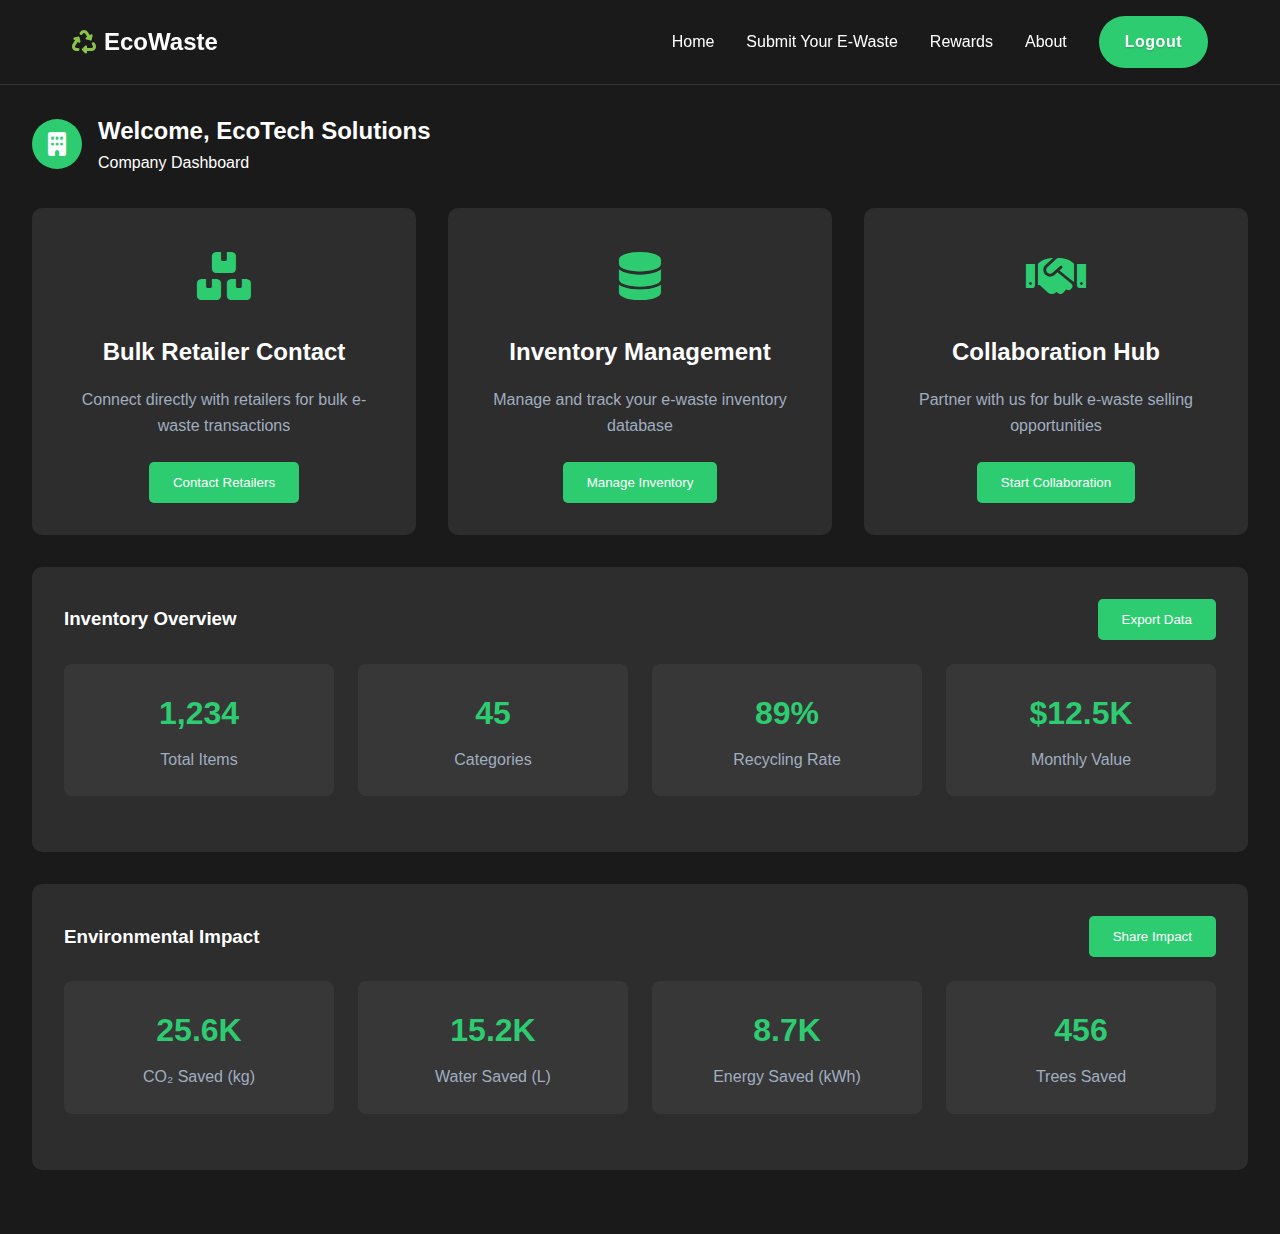
<file: dashboards/company-dashboard.html>
<!DOCTYPE html>
<html lang="en">
<head>
    <meta charset="UTF-8">
    <meta name="viewport" content="width=device-width, initial-scale=1.0">
    <title>EcoWaste - Company Dashboard</title>
    <link rel="stylesheet" href="https://cdnjs.cloudflare.com/ajax/libs/font-awesome/6.0.0/css/all.min.css">
    <link href="https://unpkg.com/aos@2.3.1/dist/aos.css" rel="stylesheet">
    <link rel="stylesheet" href="../css/corner-decorations.css">
    <link rel="stylesheet" href="../css/navigation.css">
    <style>
        :root {
            --primary-color: #2ecc71;
            --secondary-color: #27ae60;
            --dark-color: #2c3e50;
            --light-color: #ecf0f1;
            --bg-dark: #1a1a1a;
            --card-dark: #2d2d2d;
            --text-light: #ffffff;
            --text-gray: #a0aec0;
            --transition: all 0.3s ease;
        }

        * {
            margin: 0;
            padding: 0;
            box-sizing: border-box;
            font-family: 'Segoe UI', Tahoma, Geneva, Verdana, sans-serif;
        }

        body {
            line-height: 1.6;
            color: var(--text-light);
            background: var(--bg-dark);
        }

        .dashboard-container {
            margin-top: 80px;
            padding: 2rem;
            max-width: 1400px;
            margin-left: auto;
            margin-right: auto;
        }

        .dashboard-header {
            display: flex;
            justify-content: space-between;
            align-items: center;
            margin-bottom: 2rem;
        }

        .user-info {
            display: flex;
            align-items: center;
            gap: 1rem;
        }

        .user-avatar {
            width: 50px;
            height: 50px;
            border-radius: 50%;
            background: var(--primary-color);
            display: flex;
            align-items: center;
            justify-content: center;
            font-size: 1.5rem;
            color: white;
        }

        .options-grid {
            display: grid;
            grid-template-columns: repeat(3, 1fr);
            gap: 2rem;
            margin-bottom: 2rem;
        }

        .option-card {
            background: var(--card-dark);
            padding: 2rem;
            border-radius: 10px;
            text-align: center;
            transition: var(--transition);
        }

        .option-card:hover {
            transform: translateY(-5px);
            box-shadow: 0 6px 12px rgba(0, 0, 0, 0.15);
        }

        .option-icon {
            font-size: 3rem;
            color: var(--primary-color);
            margin-bottom: 1rem;
        }

        .option-title {
            font-size: 1.5rem;
            margin-bottom: 1rem;
            color: var(--text-light);
        }

        .option-description {
            color: var(--text-gray);
            margin-bottom: 1.5rem;
        }

        .action-btn {
            display: inline-block;
            padding: 0.8rem 1.5rem;
            background: var(--primary-color);
            color: white;
            border: none;
            border-radius: 5px;
            cursor: pointer;
            transition: var(--transition);
            text-decoration: none;
        }

        .action-btn:hover {
            background: var(--secondary-color);
            transform: translateY(-2px);
        }

        .inventory-section,
        .impact-section {
            background: var(--card-dark);
            padding: 2rem;
            border-radius: 10px;
            margin-bottom: 2rem;
        }

        .section-header {
            display: flex;
            justify-content: space-between;
            align-items: center;
            margin-bottom: 1.5rem;
        }

        .stats-grid {
            display: grid;
            grid-template-columns: repeat(4, 1fr);
            gap: 1.5rem;
            margin-bottom: 1.5rem;
        }

        .stat-card {
            background: rgba(255, 255, 255, 0.05);
            padding: 1.5rem;
            border-radius: 8px;
            text-align: center;
        }

        .stat-value {
            font-size: 2rem;
            font-weight: bold;
            color: var(--primary-color);
            margin-bottom: 0.5rem;
        }

        .stat-label {
            color: var(--text-gray);
        }

        .modal {
            display: none;
            position: fixed;
            top: 0;
            left: 0;
            width: 100%;
            height: 100%;
            background: rgba(0, 0, 0, 0.8);
            z-index: 1000;
            justify-content: center;
            align-items: center;
        }

        .modal-content {
            background: var(--card-dark);
            padding: 2rem;
            border-radius: 10px;
            width: 90%;
            max-width: 600px;
        }

        .modal-header {
            display: flex;
            justify-content: space-between;
            align-items: center;
            margin-bottom: 1.5rem;
        }

        .close-modal {
            background: none;
            border: none;
            color: var(--text-gray);
            font-size: 1.5rem;
            cursor: pointer;
        }

        .form-group {
            margin-bottom: 1.5rem;
        }

        .form-group label {
            display: block;
            margin-bottom: 0.5rem;
            color: var(--text-gray);
        }

        .form-group input,
        .form-group textarea,
        .form-group select {
            width: 100%;
            padding: 0.8rem;
            border: 1px solid var(--text-gray);
            border-radius: 5px;
            background: var(--bg-dark);
            color: var(--text-light);
        }

        @media (max-width: 768px) {
            .dashboard-container {
                padding: 1rem;
            }

            .options-grid {
                grid-template-columns: 1fr;
            }

            .stats-grid {
                grid-template-columns: repeat(2, 1fr);
            }
        }
    </style>
</head>
<body>
    <!-- Navigation Bar -->
    <nav class="navbar">
        <div class="nav-content">
            <a href="../index.html" class="logo">
                <i class="fas fa-recycle"></i>
                EcoWaste
            </a>
            <div class="nav-links">
                <a href="../index.html">Home</a>
                <a href="../submit.html">Submit Your E-Waste</a>
                <a href="../rewards.html">Rewards</a>
                <a href="../about.html">About</a>
                <a href="#" class="login-btn">Logout</a>
            </div>
        </div>
    </nav>

    <div class="dashboard-container">
        <div class="dashboard-header">
            <div class="user-info">
                <div class="user-avatar">
                    <i class="fas fa-building"></i>
                </div>
                <div>
                    <h2>Welcome, <span id="companyName">EcoTech Solutions</span></h2>
                    <p>Company Dashboard</p>
                </div>
            </div>
        </div>

        <div class="options-grid">
            <div class="option-card">
                <div class="option-icon">
                    <i class="fas fa-boxes"></i>
                </div>
                <h3 class="option-title">Bulk Retailer Contact</h3>
                <p class="option-description">Connect directly with retailers for bulk e-waste transactions</p>
                <button class="action-btn" onclick="showRetailerModal()">Contact Retailers</button>
            </div>

            <div class="option-card">
                <div class="option-icon">
                    <i class="fas fa-database"></i>
                </div>
                <h3 class="option-title">Inventory Management</h3>
                <p class="option-description">Manage and track your e-waste inventory database</p>
                <button class="action-btn" onclick="showInventoryModal()">Manage Inventory</button>
            </div>

            <div class="option-card">
                <div class="option-icon">
                    <i class="fas fa-handshake"></i>
                </div>
                <h3 class="option-title">Collaboration Hub</h3>
                <p class="option-description">Partner with us for bulk e-waste selling opportunities</p>
                <button class="action-btn" onclick="showCollabModal()">Start Collaboration</button>
            </div>
        </div>

        <div class="inventory-section">
            <div class="section-header">
                <h3>Inventory Overview</h3>
                <button class="action-btn" onclick="exportInventory()">Export Data</button>
            </div>
            <div class="stats-grid">
                <div class="stat-card">
                    <div class="stat-value">1,234</div>
                    <div class="stat-label">Total Items</div>
                </div>
                <div class="stat-card">
                    <div class="stat-value">45</div>
                    <div class="stat-label">Categories</div>
                </div>
                <div class="stat-card">
                    <div class="stat-value">89%</div>
                    <div class="stat-label">Recycling Rate</div>
                </div>
                <div class="stat-card">
                    <div class="stat-value">$12.5K</div>
                    <div class="stat-label">Monthly Value</div>
                </div>
            </div>
        </div>

        <div class="impact-section">
            <div class="section-header">
                <h3>Environmental Impact</h3>
                <button class="action-btn" onclick="shareImpact()">Share Impact</button>
            </div>
            <div class="stats-grid">
                <div class="stat-card">
                    <div class="stat-value">25.6K</div>
                    <div class="stat-label">CO₂ Saved (kg)</div>
                </div>
                <div class="stat-card">
                    <div class="stat-value">15.2K</div>
                    <div class="stat-label">Water Saved (L)</div>
                </div>
                <div class="stat-card">
                    <div class="stat-value">8.7K</div>
                    <div class="stat-label">Energy Saved (kWh)</div>
                </div>
                <div class="stat-card">
                    <div class="stat-value">456</div>
                    <div class="stat-label">Trees Saved</div>
                </div>
            </div>
        </div>
    </div>

    <!-- Modals -->
    <div id="retailerModal" class="modal">
        <div class="modal-content">
            <div class="modal-header">
                <h3>Contact Retailers</h3>
                <button class="close-modal" onclick="closeModal('retailerModal')">&times;</button>
            </div>
            <form onsubmit="submitRetailerContact(event)">
                <div class="form-group">
                    <label for="productType">Product Type</label>
                    <select id="productType" required>
                        <option value="">Select Product Type</option>
                        <option value="electronics">Electronics</option>
                        <option value="computers">Computers</option>
                        <option value="mobile">Mobile Devices</option>
                        <option value="appliances">Appliances</option>
                    </select>
                </div>
                <div class="form-group">
                    <label for="quantity">Quantity Required</label>
                    <input type="number" id="quantity" min="1" required>
                </div>
                <div class="form-group">
                    <label for="timeline">Preferred Timeline</label>
                    <input type="date" id="timeline" required>
                </div>
                <div class="form-group">
                    <label for="additionalDetails">Additional Details</label>
                    <textarea id="additionalDetails" rows="4"></textarea>
                </div>
                <button type="submit" class="action-btn">Send Request</button>
            </form>
        </div>
    </div>

    <div id="inventoryModal" class="modal">
        <div class="modal-content">
            <div class="modal-header">
                <h3>Inventory Management</h3>
                <button class="close-modal" onclick="closeModal('inventoryModal')">&times;</button>
            </div>
            <form onsubmit="submitInventoryUpdate(event)">
                <div class="form-group">
                    <label for="category">Category</label>
                    <select id="category" required>
                        <option value="">Select Category</option>
                        <option value="electronics">Electronics</option>
                        <option value="computers">Computers</option>
                        <option value="mobile">Mobile Devices</option>
                        <option value="appliances">Appliances</option>
                    </select>
                </div>
                <div class="form-group">
                    <label for="itemName">Item Name</label>
                    <input type="text" id="itemName" required>
                </div>
                <div class="form-group">
                    <label for="currentStock">Current Stock</label>
                    <input type="number" id="currentStock" min="0" required>
                </div>
                <div class="form-group">
                    <label for="reorderPoint">Reorder Point</label>
                    <input type="number" id="reorderPoint" min="0" required>
                </div>
                <button type="submit" class="action-btn">Update Inventory</button>
            </form>
        </div>
    </div>

    <div id="collabModal" class="modal">
        <div class="modal-content">
            <div class="modal-header">
                <h3>Start Collaboration</h3>
                <button class="close-modal" onclick="closeModal('collabModal')">&times;</button>
            </div>
            <form onsubmit="submitCollabRequest(event)">
                <div class="form-group">
                    <label for="companyDetails">Company Details</label>
                    <textarea id="companyDetails" rows="4" required></textarea>
                </div>
                <div class="form-group">
                    <label for="collabType">Collaboration Type</label>
                    <select id="collabType" required>
                        <option value="">Select Type</option>
                        <option value="bulk-selling">Bulk Selling</option>
                        <option value="recycling">Recycling Partnership</option>
                        <option value="distribution">Distribution Network</option>
                    </select>
                </div>
                <div class="form-group">
                    <label for="proposedTerms">Proposed Terms</label>
                    <textarea id="proposedTerms" rows="4" required></textarea>
                </div>
                <button type="submit" class="action-btn">Submit Proposal</button>
            </form>
        </div>
    </div>

    <script>
        function showRetailerModal() {
            document.getElementById('retailerModal').style.display = 'flex';
        }

        function showInventoryModal() {
            document.getElementById('inventoryModal').style.display = 'flex';
        }

        function showCollabModal() {
            document.getElementById('collabModal').style.display = 'flex';
        }

        function closeModal(modalId) {
            document.getElementById(modalId).style.display = 'none';
        }

        function submitRetailerContact(event) {
            event.preventDefault();
            // Implement retailer contact submission
            alert('Retailer contact request will be implemented here');
            closeModal('retailerModal');
        }

        function submitInventoryUpdate(event) {
            event.preventDefault();
            // Implement inventory update
            alert('Inventory update will be implemented here');
            closeModal('inventoryModal');
        }

        function submitCollabRequest(event) {
            event.preventDefault();
            // Implement collaboration request
            alert('Collaboration request will be implemented here');
            closeModal('collabModal');
        }

        function exportInventory() {
            // Implement inventory export
            alert('Inventory export will be implemented here');
        }

        function shareImpact() {
            // Implement impact sharing
            alert('Impact sharing will be implemented here');
        }

        // Initialize AOS
        AOS.init();
    </script>
    <script src="https://unpkg.com/aos@2.3.1/dist/aos.js"></script>
</body>
</html>
</file>
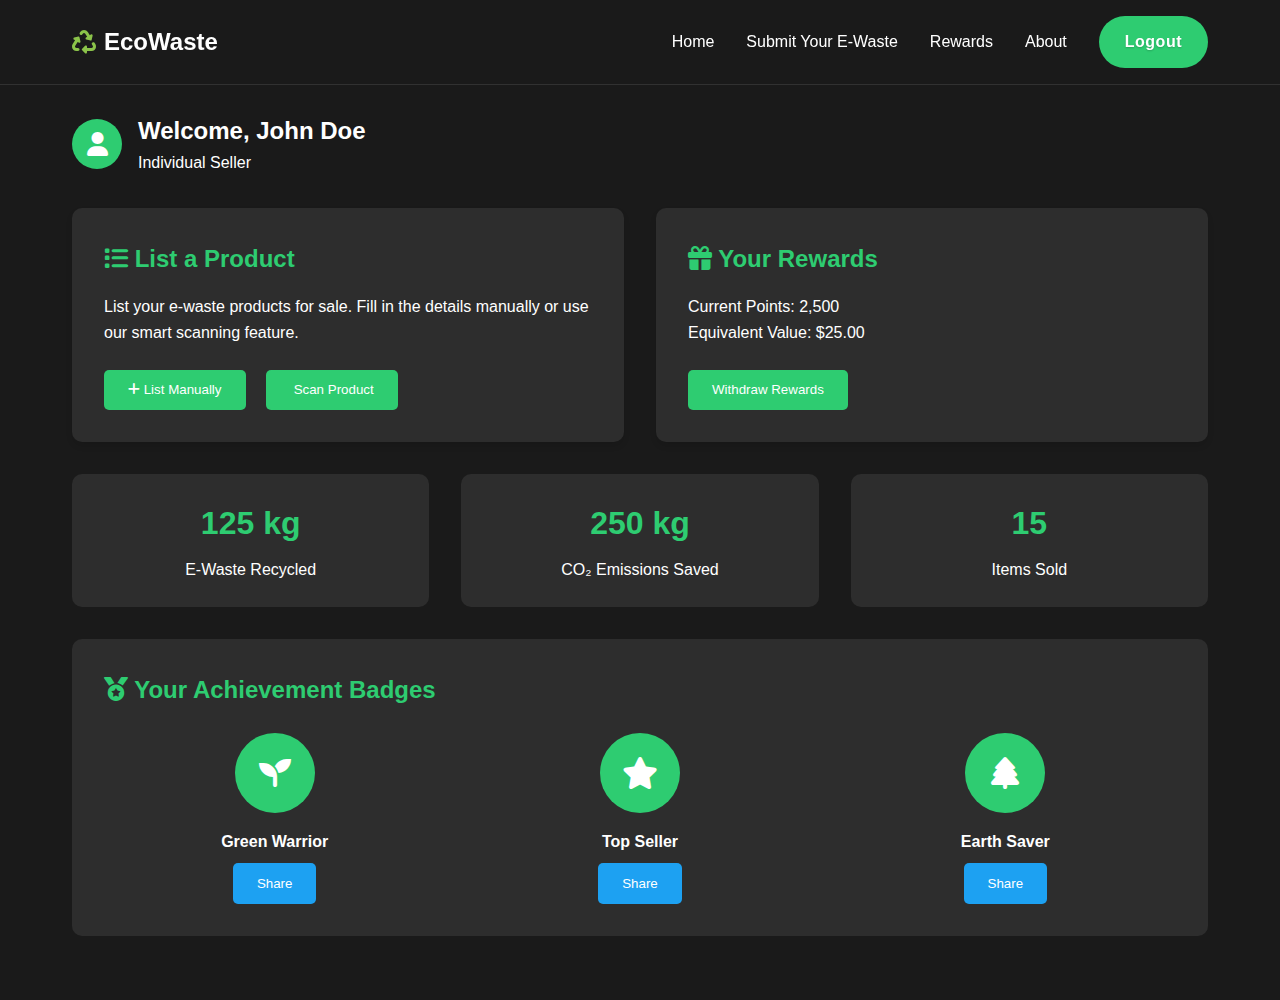
<file: dashboards/individual-dashboard.html>
<!DOCTYPE html>
<html lang="en">
<head>
    <meta charset="UTF-8">
    <meta name="viewport" content="width=device-width, initial-scale=1.0">
    <title>EcoWaste - Individual Dashboard</title>
    <link rel="stylesheet" href="https://cdnjs.cloudflare.com/ajax/libs/font-awesome/6.0.0/css/all.min.css">
    <link href="https://unpkg.com/aos@2.3.1/dist/aos.css" rel="stylesheet">
    <link rel="stylesheet" href="../css/corner-decorations.css">
    <link rel="stylesheet" href="../css/navigation.css">
    <style>
        :root {
            --primary-color: #2ecc71;
            --secondary-color: #27ae60;
            --dark-color: #2c3e50;
            --light-color: #ecf0f1;
            --bg-dark: #1a1a1a;
            --card-dark: #2d2d2d;
            --text-light: #ffffff;
            --text-gray: #a0aec0;
            --transition: all 0.3s ease;
        }

        * {
            margin: 0;
            padding: 0;
            box-sizing: border-box;
            font-family: 'Segoe UI', Tahoma, Geneva, Verdana, sans-serif;
        }

        body {
            line-height: 1.6;
            color: var(--text-light);
            background: var(--bg-dark);
        }

        .dashboard-container {
            margin-top: 80px;
            padding: 2rem;
            max-width: 1200px;
            margin-left: auto;
            margin-right: auto;
        }

        .dashboard-header {
            display: flex;
            justify-content: space-between;
            align-items: center;
            margin-bottom: 2rem;
        }

        .user-info {
            display: flex;
            align-items: center;
            gap: 1rem;
        }

        .user-avatar {
            width: 50px;
            height: 50px;
            border-radius: 50%;
            background: var(--primary-color);
            display: flex;
            align-items: center;
            justify-content: center;
            font-size: 1.5rem;
            color: white;
        }

        .action-cards {
            display: grid;
            grid-template-columns: repeat(2, 1fr);
            gap: 2rem;
            margin-bottom: 2rem;
        }

        .card {
            background: var(--card-dark);
            padding: 2rem;
            border-radius: 10px;
            box-shadow: 0 4px 6px rgba(0, 0, 0, 0.1);
            transition: var(--transition);
        }

        .card:hover {
            transform: translateY(-5px);
            box-shadow: 0 6px 12px rgba(0, 0, 0, 0.15);
        }

        .card-title {
            font-size: 1.5rem;
            margin-bottom: 1rem;
            color: var(--primary-color);
        }

        .card-content {
            margin-bottom: 1.5rem;
        }

        .action-btn {
            display: inline-block;
            padding: 0.8rem 1.5rem;
            background: var(--primary-color);
            color: white;
            border: none;
            border-radius: 5px;
            cursor: pointer;
            transition: var(--transition);
            text-decoration: none;
        }

        .action-btn:hover {
            background: var(--secondary-color);
            transform: translateY(-2px);
        }

        .stats-section {
            display: grid;
            grid-template-columns: repeat(3, 1fr);
            gap: 2rem;
            margin-bottom: 2rem;
        }

        .stat-card {
            background: var(--card-dark);
            padding: 1.5rem;
            border-radius: 10px;
            text-align: center;
        }

        .stat-value {
            font-size: 2rem;
            font-weight: bold;
            color: var(--primary-color);
            margin-bottom: 0.5rem;
        }

        .badges-section {
            background: var(--card-dark);
            padding: 2rem;
            border-radius: 10px;
            margin-bottom: 2rem;
        }

        .badges-grid {
            display: grid;
            grid-template-columns: repeat(auto-fit, minmax(120px, 1fr));
            gap: 1.5rem;
            margin-top: 1.5rem;
        }

        .badge-item {
            text-align: center;
        }

        .badge-icon {
            width: 80px;
            height: 80px;
            margin: 0 auto 1rem;
            background: var(--primary-color);
            border-radius: 50%;
            display: flex;
            align-items: center;
            justify-content: center;
            font-size: 2rem;
            color: white;
        }

        .share-btn {
            background: #1da1f2;
            margin-top: 0.5rem;
        }

        .share-btn:hover {
            background: #1991db;
        }

        .product-form {
            display: none;
            background: var(--card-dark);
            padding: 2rem;
            border-radius: 10px;
            margin-top: 2rem;
        }

        .form-group {
            margin-bottom: 1.5rem;
        }

        .form-group label {
            display: block;
            margin-bottom: 0.5rem;
            color: var(--text-gray);
        }

        .form-group input,
        .form-group textarea,
        .form-group select {
            width: 100%;
            padding: 0.8rem;
            border: 1px solid var(--text-gray);
            border-radius: 5px;
            background: var(--bg-dark);
            color: var(--text-light);
        }

        /* Add styles for the scanner modal */
        .scanner-modal {
            display: none;
            position: fixed;
            top: 0;
            left: 0;
            width: 100%;
            height: 100%;
            background: rgba(0, 0, 0, 0.8);
            z-index: 1000;
            justify-content: center;
            align-items: center;
        }

        .scanner-content {
            background: var(--bg-color);
            padding: 2rem;
            border-radius: 15px;
            width: 90%;
            max-width: 600px;
            text-align: center;
        }

        .scanner-preview {
            width: 100%;
            max-width: 400px;
            height: 300px;
            margin: 1rem auto;
            border: 2px dashed var(--primary-color);
            border-radius: 10px;
            display: flex;
            justify-content: center;
            align-items: center;
            position: relative;
            overflow: hidden;
        }

        .scanner-preview img {
            max-width: 100%;
            max-height: 100%;
            object-fit: contain;
        }

        .scanner-preview video {
            width: 100%;
            height: 100%;
            object-fit: cover;
        }

        .scanner-buttons {
            display: flex;
            gap: 1rem;
            justify-content: center;
            margin-top: 1rem;
        }

        .scan-result {
            margin-top: 1rem;
            padding: 1rem;
            border-radius: 10px;
            background: rgba(46, 204, 113, 0.1);
            display: none;
        }

        @media (max-width: 768px) {
            .action-cards,
            .stats-section {
                grid-template-columns: 1fr;
            }

            .dashboard-container {
                padding: 1rem;
            }
        }
    </style>
</head>
<body>
    <!-- Navigation Bar -->
    <nav class="navbar">
        <div class="nav-content">
            <a href="../index.html" class="logo">
                <i class="fas fa-recycle"></i>
                EcoWaste
            </a>
            <div class="nav-links">
                <a href="../index.html">Home</a>
                <a href="../submit.html">Submit Your E-Waste</a>
                <a href="../rewards.html">Rewards</a>
                <a href="../about.html">About</a>
                <a href="#" class="login-btn">Logout</a>
            </div>
        </div>
    </nav>

    <div class="dashboard-container">
        <div class="dashboard-header">
            <div class="user-info">
                <div class="user-avatar">
                    <i class="fas fa-user"></i>
                </div>
                <div>
                    <h2>Welcome, <span id="userName">John Doe</span></h2>
                    <p>Individual Seller</p>
                </div>
            </div>
        </div>

        <div class="action-cards">
            <div class="card">
                <h3 class="card-title"><i class="fas fa-list"></i> List a Product</h3>
                <div class="card-content">
                    <p>List your e-waste products for sale. Fill in the details manually or use our smart scanning feature.</p>
                </div>
                <button onclick="window.location.href='../submit.html'" class="action-btn">
                    <i class="fas fa-plus"></i> List Manually
                </button>
                <button class="action-btn" onclick="startScanning()" style="margin-left: 1rem;">
                    <i class="fas fa-qr-code"></i> Scan Product
                </button>
            </div>

            <div class="card">
                <h3 class="card-title"><i class="fas fa-gift"></i> Your Rewards</h3>
                <div class="card-content">
                    <p>Current Points: <span id="rewardPoints">2,500</span></p>
                    <p>Equivalent Value: $<span id="rewardValue">25.00</span></p>
                </div>
                <button class="action-btn" onclick="withdrawRewards()">Withdraw Rewards</button>
            </div>
        </div>

        <div class="stats-section">
            <div class="stat-card">
                <div class="stat-value">125 kg</div>
                <div class="stat-label">E-Waste Recycled</div>
            </div>
            <div class="stat-card">
                <div class="stat-value">250 kg</div>
                <div class="stat-label">CO₂ Emissions Saved</div>
            </div>
            <div class="stat-card">
                <div class="stat-value">15</div>
                <div class="stat-label">Items Sold</div>
            </div>
        </div>

        <div class="badges-section">
            <h3 class="card-title"><i class="fas fa-medal"></i> Your Achievement Badges</h3>
            <div class="badges-grid">
                <div class="badge-item">
                    <div class="badge-icon">
                        <i class="fas fa-seedling"></i>
                    </div>
                    <h4>Green Warrior</h4>
                    <button class="action-btn share-btn">Share</button>
                </div>
                <div class="badge-item">
                    <div class="badge-icon">
                        <i class="fas fa-star"></i>
                    </div>
                    <h4>Top Seller</h4>
                    <button class="action-btn share-btn">Share</button>
                </div>
                <div class="badge-item">
                    <div class="badge-icon">
                        <i class="fas fa-tree"></i>
                    </div>
                    <h4>Earth Saver</h4>
                    <button class="action-btn share-btn">Share</button>
                </div>
            </div>
        </div>

        <!-- Product Listing Form -->
        <div id="productForm" class="product-form">
            <h3 class="card-title">List Your Product</h3>
            <form onsubmit="submitProduct(event)">
                <div class="form-group">
                    <label for="productName">Product Name</label>
                    <input type="text" id="productName" required>
                </div>
                <div class="form-group">
                    <label for="category">Category</label>
                    <select id="category" required>
                        <option value="">Select Category</option>
                        <option value="electronics">Electronics</option>
                        <option value="appliances">Appliances</option>
                        <option value="computers">Computers</option>
                        <option value="mobile">Mobile Devices</option>
                    </select>
                </div>
                <div class="form-group">
                    <label for="condition">Condition</label>
                    <select id="condition" required>
                        <option value="">Select Condition</option>
                        <option value="new">Like New</option>
                        <option value="good">Good</option>
                        <option value="fair">Fair</option>
                        <option value="poor">Poor</option>
                    </select>
                </div>
                <div class="form-group">
                    <label for="price">Price (USD)</label>
                    <input type="number" id="price" min="0" step="0.01" required>
                </div>
                <div class="form-group">
                    <label for="description">Description</label>
                    <textarea id="description" rows="4" required></textarea>
                </div>
                <div class="form-group">
                    <label for="images">Product Images</label>
                    <input type="file" id="images" multiple accept="image/*">
                </div>
                <button type="submit" class="action-btn">Submit Listing</button>
            </form>
        </div>
    </div>

    <!-- Add scanner modal -->
    <div class="scanner-modal" id="scannerModal">
        <div class="scanner-content">
            <h2>Scan Your E-Waste</h2>
            <p>Take a photo or upload an image of your e-waste item</p>
            
            <div class="scanner-preview" id="scannerPreview">
                <video id="camera" autoplay playsinline style="display: none;"></video>
                <img id="previewImage" style="display: none;" alt="Preview">
                <div id="placeholder">
                    <i class="fas fa-camera fa-3x" style="color: var(--primary-color);"></i>
                </div>
            </div>

            <div class="scanner-buttons">
                <button class="action-btn" onclick="startCamera()">
                    <i class="fas fa-camera"></i> Use Camera
                </button>
                <input type="file" id="imageUpload" accept="image/*" style="display: none;">
                <button class="action-btn" onclick="document.getElementById('imageUpload').click()">
                    <i class="fas fa-upload"></i> Upload Image
                </button>
                <button class="action-btn" onclick="closeScannerModal()">
                    <i class="fas fa-times"></i> Close
                </button>
            </div>

            <div class="scan-result" id="scanResult">
                <h3>Scan Results</h3>
                <p id="resultText"></p>
                <button class="action-btn" onclick="useResults()">
                    <i class="fas fa-check"></i> Use These Details
                </button>
            </div>
        </div>
    </div>

    <script>
        let stream = null;

        function showScannerModal() {
            document.getElementById('scannerModal').style.display = 'flex';
        }

        function closeScannerModal() {
            document.getElementById('scannerModal').style.display = 'none';
            stopCamera();
            resetPreview();
        }

        async function startCamera() {
            try {
                stream = await navigator.mediaDevices.getUserMedia({ video: { facingMode: 'environment' } });
                const video = document.getElementById('camera');
                video.srcObject = stream;
                video.style.display = 'block';
                document.getElementById('previewImage').style.display = 'none';
                document.getElementById('placeholder').style.display = 'none';

                // Add capture button
                const captureBtn = document.createElement('button');
                captureBtn.className = 'action-btn';
                captureBtn.innerHTML = '<i class="fas fa-camera"></i> Capture';
                captureBtn.onclick = captureImage;
                document.querySelector('.scanner-buttons').prepend(captureBtn);
            } catch (err) {
                alert('Error accessing camera: ' + err.message);
            }
        }

        function stopCamera() {
            if (stream) {
                stream.getTracks().forEach(track => track.stop());
                stream = null;
            }
            document.getElementById('camera').style.display = 'none';
        }

        function captureImage() {
            const video = document.getElementById('camera');
            const canvas = document.createElement('canvas');
            canvas.width = video.videoWidth;
            canvas.height = video.videoHeight;
            canvas.getContext('2d').drawImage(video, 0, 0);
            
            // Display captured image
            const img = document.getElementById('previewImage');
            img.src = canvas.toDataURL('image/jpeg');
            img.style.display = 'block';
            
            // Hide video
            stopCamera();
            
            // Process image
            processImage(canvas.toDataURL('image/jpeg'));
        }

        // Handle file upload
        document.getElementById('imageUpload').addEventListener('change', function(e) {
            if (e.target.files && e.target.files[0]) {
                const reader = new FileReader();
                reader.onload = function(event) {
                    const img = document.getElementById('previewImage');
                    img.src = event.target.result;
                    img.style.display = 'block';
                    document.getElementById('placeholder').style.display = 'none';
                    processImage(event.target.result);
                };
                reader.readAsDataURL(e.target.files[0]);
            }
        });

        function processImage(imageData) {
            // Show loading state
            document.getElementById('scanResult').style.display = 'block';
            document.getElementById('resultText').innerHTML = 'Analyzing image...';

            // Simulate AI processing (replace with actual API call)
            setTimeout(() => {
                // Example result
                const result = {
                    type: 'Smartphone',
                    brand: 'Example Brand',
                    condition: 'Good',
                    estimatedValue: '$150-200'
                };

                // Display results
                document.getElementById('resultText').innerHTML = `
                    <strong>Device Type:</strong> ${result.type}<br>
                    <strong>Brand:</strong> ${result.brand}<br>
                    <strong>Condition:</strong> ${result.condition}<br>
                    <strong>Estimated Value:</strong> ${result.estimatedValue}
                `;
            }, 2000);
        }

        function useResults() {
            // Redirect to submit form with pre-filled data
            window.location.href = '../submit-ewaste.html?type=smartphone&condition=good';
        }

        function resetPreview() {
            document.getElementById('previewImage').style.display = 'none';
            document.getElementById('placeholder').style.display = 'block';
            document.getElementById('scanResult').style.display = 'none';
        }

        // Update the existing startScanning function
        function startScanning() {
            showScannerModal();
        }

        function showProductForm() {
            document.getElementById('productForm').style.display = 'block';
        }

        function withdrawRewards() {
            // Implement rewards withdrawal
            alert('Withdrawal feature will be implemented here');
        }

        function submitProduct(event) {
            event.preventDefault();
            // Implement product submission
            alert('Product submission will be implemented here');
            document.getElementById('productForm').style.display = 'none';
        }

        // Initialize AOS
        AOS.init();
    </script>
    <script src="https://unpkg.com/aos@2.3.1/dist/aos.js"></script>
</body>
</html>
</file>
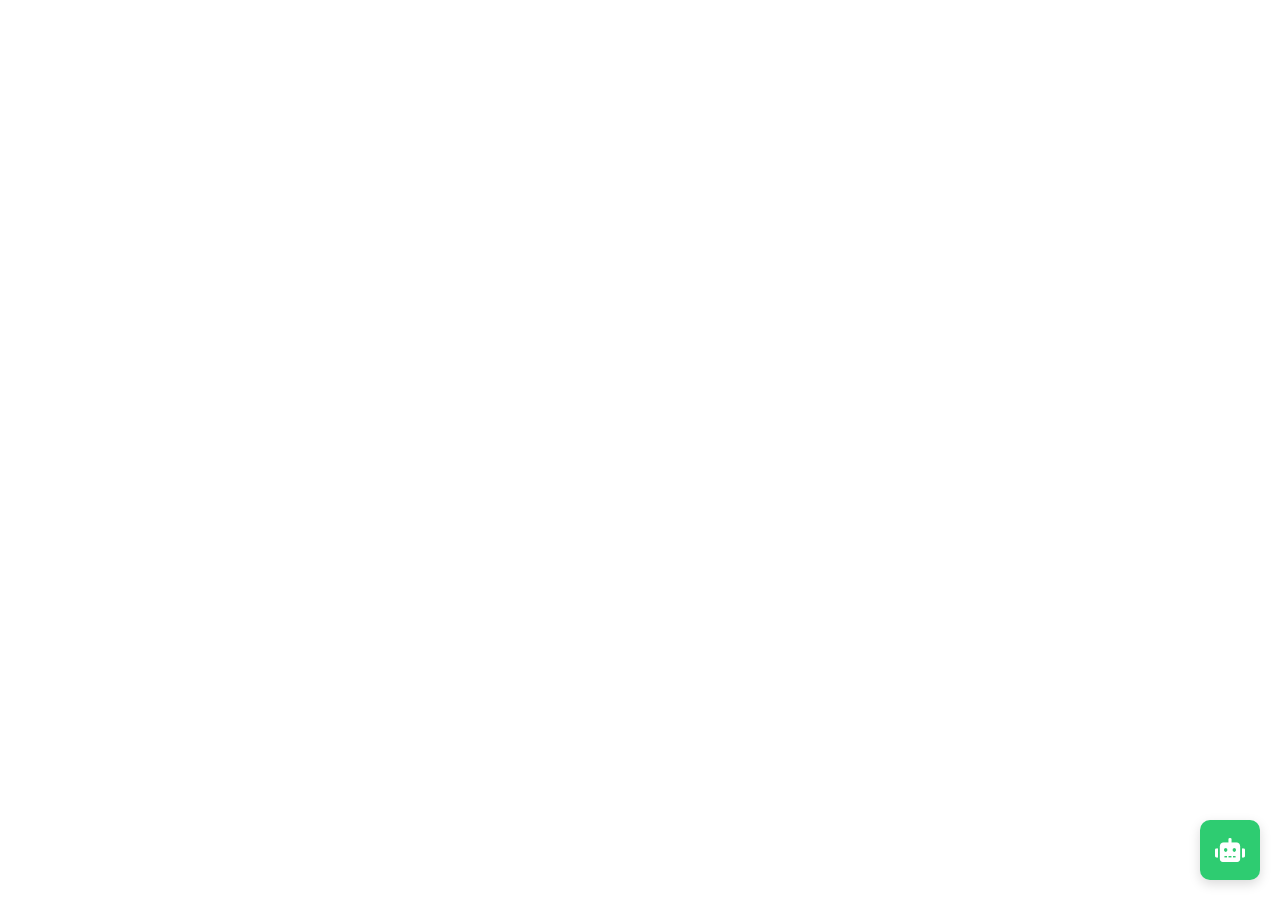
<file: templates/chatbot.html>
<!DOCTYPE html>
<html lang="en">
<head>
    <meta charset="UTF-8">
    <meta name="viewport" content="width=device-width, initial-scale=1.0">
    <title>EcoWaste Chatbot</title>
    <link rel="stylesheet" href="https://cdnjs.cloudflare.com/ajax/libs/font-awesome/5.15.4/css/all.min.css">
    <style>
        :root {
            --primary-color: #2ecc71;
        }

        .chat-container {
            position: fixed;
            bottom: 20px;
            right: 20px;
            z-index: 1000;
        }

        .chat-button {
            width: 60px;
            height: 60px;
            border-radius: 10px;
            background-color: var(--primary-color);
            color: white;
            border: none;
            cursor: pointer;
            display: flex;
            align-items: center;
            justify-content: center;
            font-size: 24px;
            box-shadow: 0 4px 12px rgba(0,0,0,0.15);
        }

        .chat-popup {
            display: none;
            position: fixed;
            bottom: 100px;
            right: 20px;
            width: 300px;
            height: 400px;
            background: white;
            border-radius: 10px;
            box-shadow: 0 5px 25px rgba(0,0,0,0.2);
            flex-direction: column;
        }

        .chat-header {
            background: var(--primary-color);
            color: white;
            padding: 15px;
            border-radius: 10px 10px 0 0;
            display: flex;
            justify-content: space-between;
            align-items: center;
        }

        .chat-header h3 {
            margin: 0;
            font-size: 16px;
        }

        .close-button {
            background: none;
            border: none;
            color: white;
            font-size: 20px;
            cursor: pointer;
        }

        .chat-messages {
            flex: 1;
            padding: 15px;
            overflow-y: auto;
        }

        .chat-input {
            padding: 15px;
            border-top: 1px solid #eee;
            display: flex;
            gap: 10px;
        }

        .chat-input input {
            flex: 1;
            padding: 8px;
            border: 1px solid #ddd;
            border-radius: 5px;
            outline: none;
        }

        .chat-input button {
            padding: 8px 15px;
            background: var(--primary-color);
            color: white;
            border: none;
            border-radius: 5px;
            cursor: pointer;
        }

        .message {
            margin-bottom: 10px;
            max-width: 80%;
        }

        .bot-message {
            background: #3b493f;
            color: white;
            padding: 10px;
            border-radius: 10px;
            margin-right: auto;
            box-shadow: 0 2px 5px rgba(0,0,0,0.1);
        }

        .user-message {
            background: var(--primary-color);
            color: white;
            padding: 10px;
            border-radius: 10px;
            margin-left: auto;
        }
    </style>
</head>
<body>
    <div class="chat-container">
        <button class="chat-button" onclick="toggleChat()">
            <i class="fas fa-robot"></i>
        </button>
        
        <div class="chat-popup" id="chatPopup">
            <div class="chat-header">
                <h3>EcoWaste Assistant</h3>
                <button class="close-button" onclick="toggleChat()">&times;</button>
            </div>
            <div class="chat-messages" id="chatMessages">
                <div class="message">
                    <div class="bot-message">Hello! How can I help you with e-waste recycling today?</div>
                </div>
            </div>
            <div class="chat-input">
                <input type="text" id="userInput" placeholder="Type your message..." onkeypress="handleKeyPress(event)">
                <button onclick="sendMessage()">Send</button>
            </div>
        </div>
    </div>

    <script>
        function toggleChat() {
            const popup = document.getElementById('chatPopup');
            popup.style.display = popup.style.display === 'none' || popup.style.display === '' ? 'flex' : 'none';
        }

        function sendMessage() {
            const input = document.getElementById('userInput');
            const message = input.value.trim();
            
            if (message) {
                addMessage(message, 'user');
                input.value = '';
                
                // Simulate bot response
                setTimeout(() => {
                    const botResponse = getBotResponse(message);
                    addMessage(botResponse, 'bot');
                }, 500);
            }
        }

        function handleKeyPress(event) {
            if (event.key === 'Enter') {
                sendMessage();
            }
        }

        function addMessage(text, sender) {
            const messages = document.getElementById('chatMessages');
            const messageDiv = document.createElement('div');
            messageDiv.className = 'message';
            messageDiv.innerHTML = `<div class="${sender}-message">${text}</div>`;
            messages.appendChild(messageDiv);
            messages.scrollTop = messages.scrollHeight;
        }

        function getBotResponse(message) {
            const responses = {
                'hello': 'Hi! How can I help you today?',
                'hi': 'Hello! What can I do for you?',
                'help': 'I can help you with recycling e-waste, checking points, or scheduling pickups. What would you like to know?',
                'recycle': 'To recycle your e-waste, you can use our scanning feature or list items manually. Would you like to know more?',
                'points': 'You can earn points for recycling e-waste. These points can be redeemed for rewards!',
                'pickup': 'We offer free pickup services for your e-waste. Would you like to schedule one?'
            };

            const lowercaseMsg = message.toLowerCase();
            for (const [key, response] of Object.entries(responses)) {
                if (lowercaseMsg.includes(key)) {
                    return response;
                }
            }
            
            return "I'm not sure about that. Could you rephrase your question about e-waste recycling?";
        }
    </script>
</body>
</html>
</file>
<file: css/corner-decorations.css>
.corner-decoration {
    position: fixed;
    width: 150px;
    height: 150px;
    pointer-events: none;
    z-index: 1000;
    opacity: 0.6;
    background-size: contain;
    background-repeat: no-repeat;
    filter: var(--leaf-filter);
}

/* Light theme filter */
:root {
    --leaf-filter: brightness(0.3) sepia(1) hue-rotate(90deg) saturate(1.5);
}

/* Dark theme filter */
[data-theme="dark"] {
    --leaf-filter: brightness(0.7) sepia(1) hue-rotate(90deg) saturate(1.5);
}

.corner-top-left {
    top: 0;
    left: 0;
    background-image: url('data:image/svg+xml;utf8,<svg xmlns="http://www.w3.org/2000/svg" viewBox="0 0 100 100"><path d="M0,0 C30,10 70,30 100,100 L0,100 L0,0" fill="%2327ae60"/><path d="M20,20 C35,25 65,40 80,80 Q50,80 20,20" fill="%232ecc71"/></svg>');
    transform: rotate(0deg);
}

.corner-top-right {
    top: 0;
    right: 0;
    background-image: url('data:image/svg+xml;utf8,<svg xmlns="http://www.w3.org/2000/svg" viewBox="0 0 100 100"><path d="M0,0 C30,10 70,30 100,100 L0,100 L0,0" fill="%2327ae60"/><path d="M20,20 C35,25 65,40 80,80 Q50,80 20,20" fill="%232ecc71"/></svg>');
    transform: rotate(90deg);
}

.corner-bottom-left {
    bottom: 0;
    left: 0;
    background-image: url('data:image/svg+xml;utf8,<svg xmlns="http://www.w3.org/2000/svg" viewBox="0 0 100 100"><path d="M0,0 C30,10 70,30 100,100 L0,100 L0,0" fill="%2327ae60"/><path d="M20,20 C35,25 65,40 80,80 Q50,80 20,20" fill="%232ecc71"/></svg>');
    transform: rotate(270deg);
}

.corner-bottom-right {
    bottom: 0;
    right: 0;
    background-image: url('data:image/svg+xml;utf8,<svg xmlns="http://www.w3.org/2000/svg" viewBox="0 0 100 100"><path d="M0,0 C30,10 70,30 100,100 L0,100 L0,0" fill="%2327ae60"/><path d="M20,20 C35,25 65,40 80,80 Q50,80 20,20" fill="%232ecc71"/></svg>');
    transform: rotate(180deg);
}

@media (max-width: 768px) {
    .corner-decoration {
        width: 100px;
        height: 100px;
    }
}
</file>
<file: css/navigation.css>
:root {
    --primary-color: #2ecc71;
    --secondary-color: #27ae60;
    --dark-color: #2c3e50;
    --light-color: #ecf0f1;
    --bg-dark: #1a1a1a;
    --card-dark: #2d2d2d;
    --text-light: #ffffff;
    --text-gray: #a0aec0;
    --transition: all 0.3s ease;
    --new-color: #8BC34A;
}

.navbar {
    position: fixed;
    top: 0;
    left: 0;
    width: 100%;
    z-index: 1000;
    background: rgba(26, 26, 26, 0.95);
    backdrop-filter: blur(10px);
    border-bottom: 1px solid rgba(255, 255, 255, 0.1);
}

.nav-content {
    max-width: 1200px;
    margin: 0 auto;
    padding: 1rem 2rem;
    display: flex;
    justify-content: space-between;
    align-items: center;
}

.logo {
    display: flex;
    align-items: center;
    gap: 0.5rem;
    font-size: 1.5rem;
    font-weight: 700;
    color: #ffffff;
    text-decoration: none;
    transition: all 0.3s ease;
}

.logo i {
    color: var(--new-color);
    transition: all 0.3s ease;
}

.logo:hover {
    color: var(--new-color);
}

.logo:hover i {
    transform: rotate(180deg);
    color: var(--primary-color);
}

.nav-links {
    display: flex;
    gap: 2rem;
    align-items: center;
}

.nav-links a {
    color: #ffffff;
    text-decoration: none;
    font-weight: 500;
    position: relative;
    padding: 0.5rem 0;
    transition: all 0.3s ease;
}

.nav-links a::after {
    content: '';
    position: absolute;
    bottom: 0;
    left: 0;
    width: 0;
    height: 2px;
    background: var(--new-color);
    transition: width 0.3s ease;
}

.nav-links a:hover {
    color: var(--new-color);
}

.nav-links a:hover::after {
    width: 100%;
}

.nav-links .login-btn,
.nav-links .register-btn {
    padding: 0.7rem 1.5rem;
    border-radius: 50px;
    transition: all 0.3s ease;
    font-weight: 600;
    letter-spacing: 0.5px;
    text-shadow: 0 1px 2px rgba(0, 0, 0, 0.2);
    position: relative;
    overflow: hidden;
}

.nav-links .login-btn {
    background: #2ecc71;
    color: #ffffff !important;
    border: 2px solid transparent;
}

.nav-links .register-btn {
    background: transparent;
    color: #ffffff !important;
    border: 2px solid #2ecc71;
}

.nav-links .login-btn::before,
.nav-links .register-btn::before {
    content: '';
    position: absolute;
    top: 0;
    left: -100%;
    width: 100%;
    height: 100%;
    background: linear-gradient(
        120deg,
        transparent,
        rgba(255, 255, 255, 0.3),
        transparent
    );
    transition: 0.5s ease;
}

.nav-links .login-btn:hover,
.nav-links .register-btn:hover {
    transform: translateY(-2px);
    color: #ffffff !important;
    text-shadow: 0 1px 3px rgba(0, 0, 0, 0.3);
}

.nav-links .login-btn:hover {
    background: #8BC34A !important;
    box-shadow: 0 4px 15px rgba(139, 195, 74, 0.3);
}

.nav-links .register-btn:hover {
    background: #2ecc71;
    border-color: #2ecc71;
    box-shadow: 0 4px 15px rgba(46, 204, 113, 0.3);
}

.nav-links .login-btn:hover::before,
.nav-links .register-btn:hover::before {
    animation: shine 1.2s ease-in-out;
}

.nav-links a.login-btn::after,
.nav-links a.register-btn::after {
    display: none;
}

@keyframes shine {
    0% {
        left: -100%;
        opacity: 0;
    }
    50% {
        opacity: 1;
    }
    100% {
        left: 100%;
        opacity: 0;
    }
}

/* Mobile Navigation */
@media (max-width: 768px) {
    .nav-content {
        padding: 1rem;
    }

    .nav-links {
        gap: 1rem;
    }

    .logo {
        font-size: 1.2rem;
    }
}
</file>
